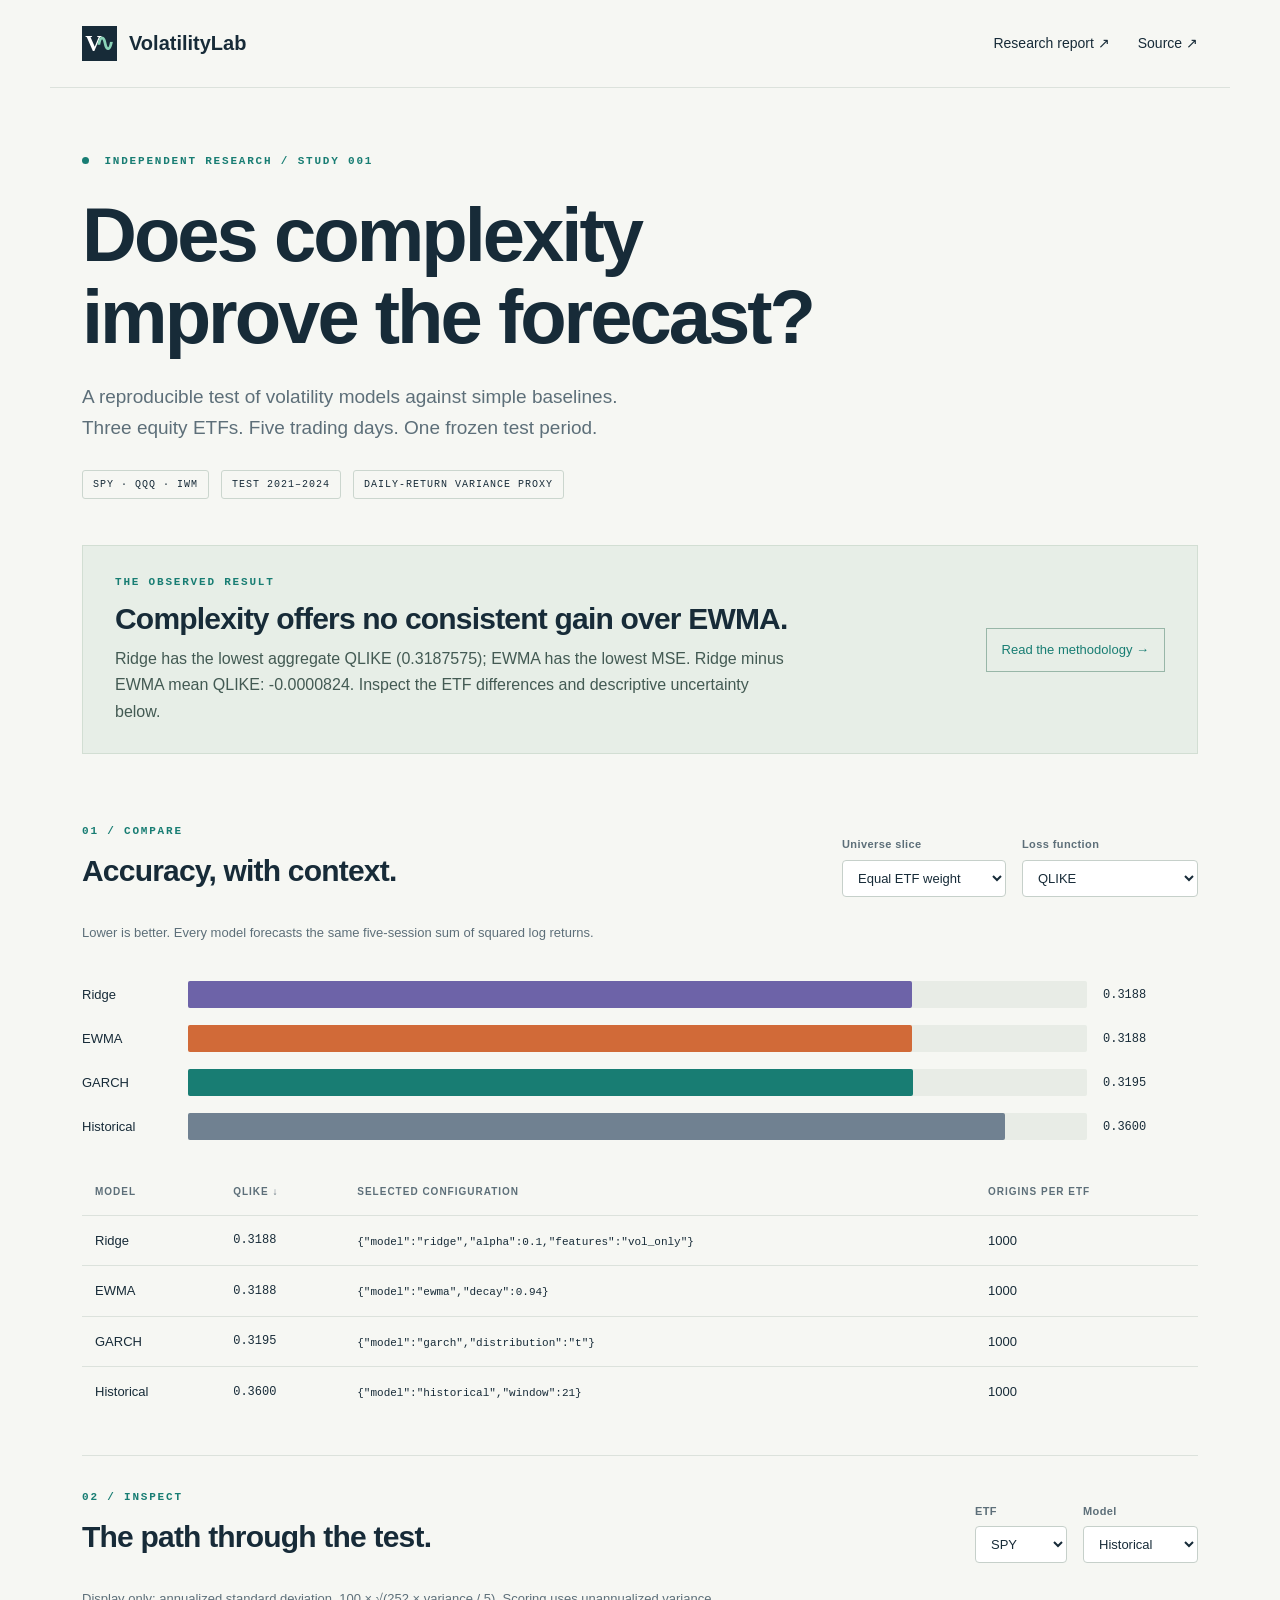
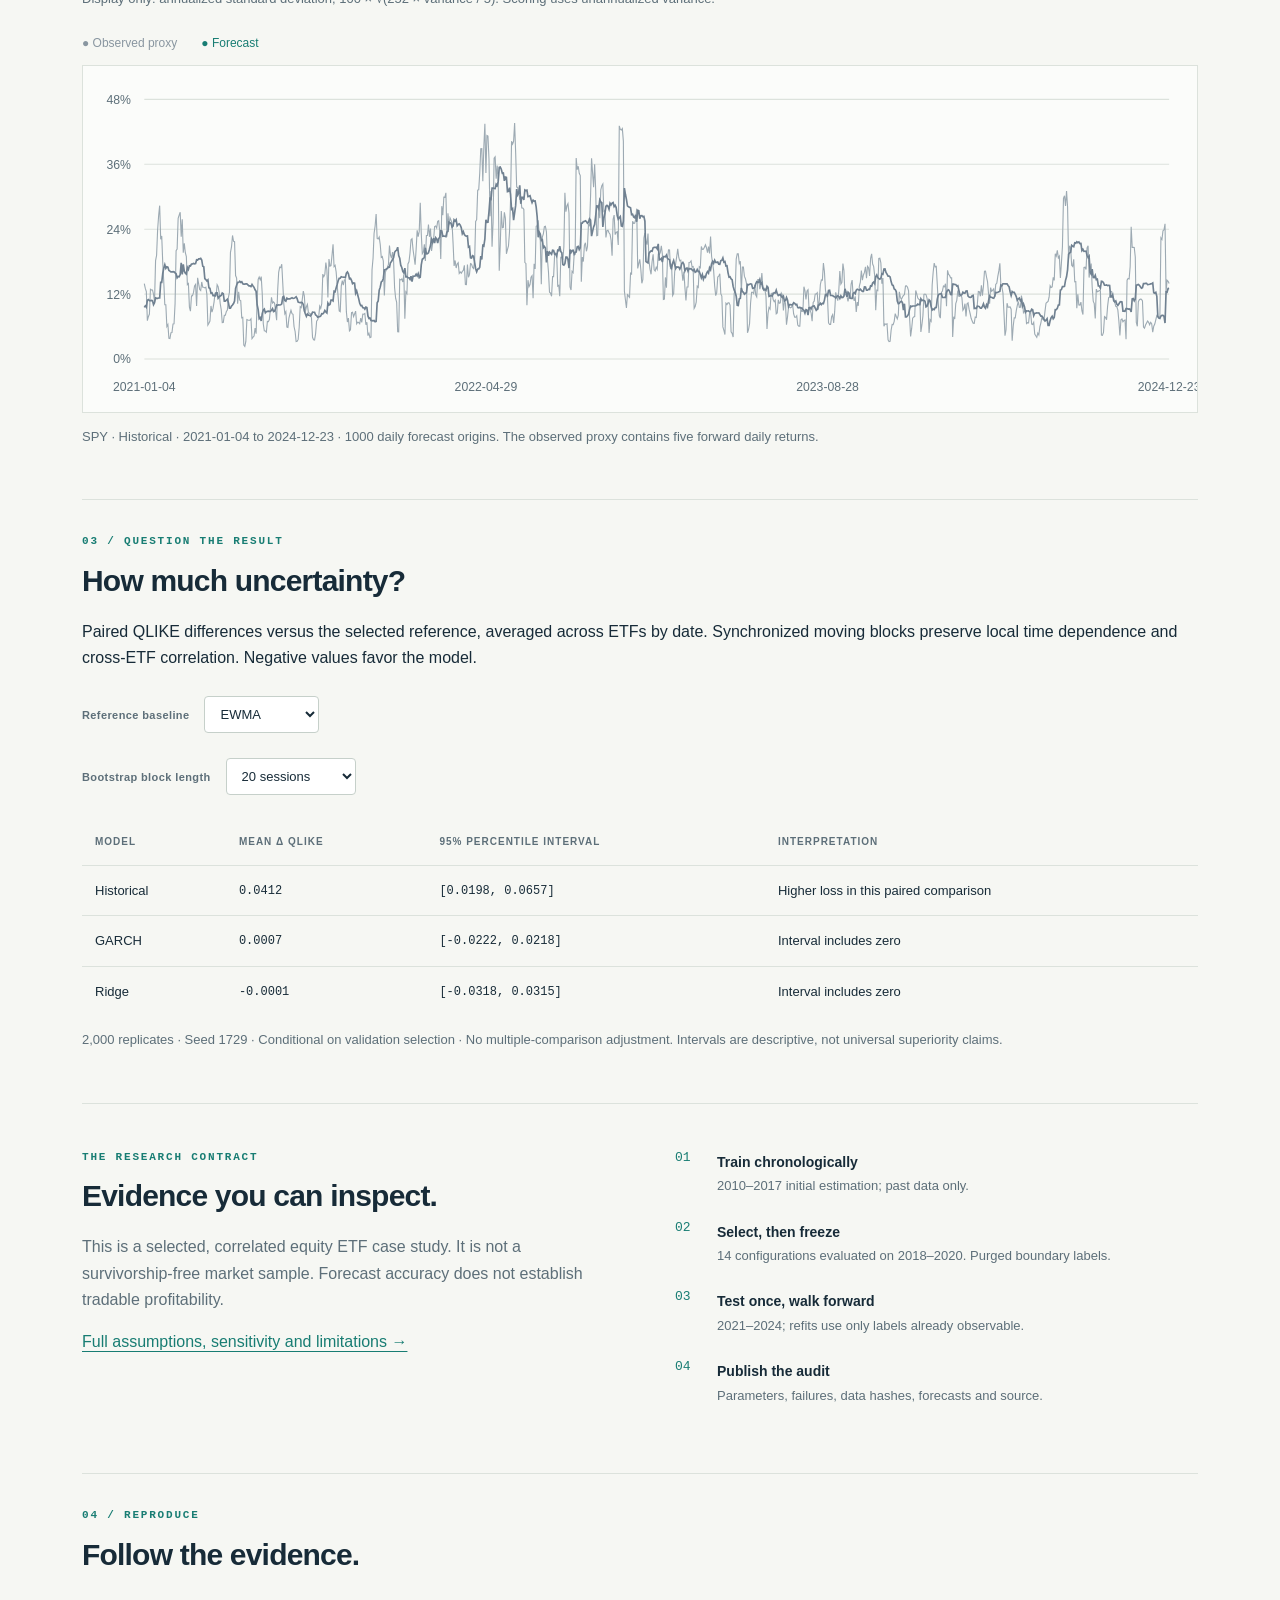
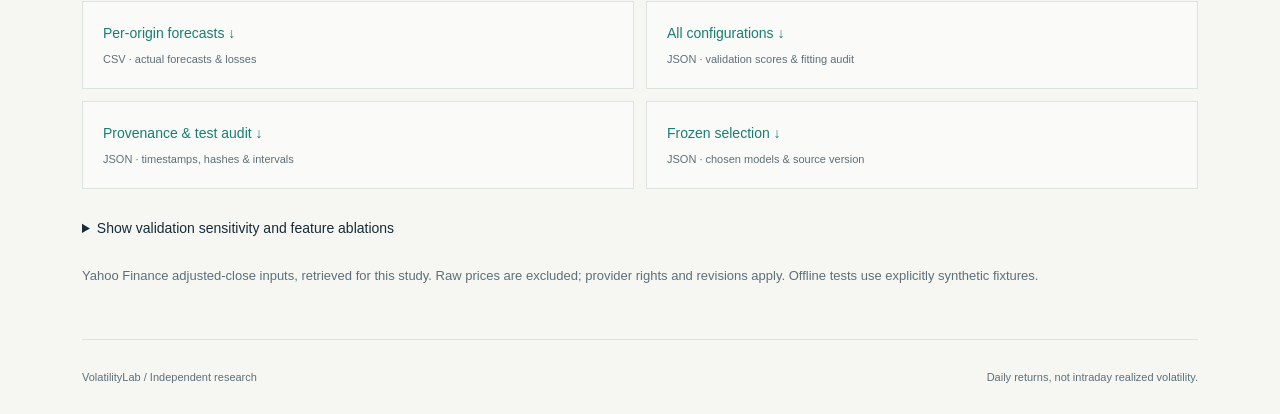
<file: docs/index.html>
<!doctype html>
<html lang="en"><head><meta charset="utf-8"><meta name="viewport" content="width=device-width,initial-scale=1"><meta name="description" content="Independent research comparing five-session ETF variance forecasts, with frozen model selection and reproducible results."><title>VolatilityLab · Does complexity help?</title><link rel="stylesheet" href="style.css"></head>
<body><nav><a class="brand" href="index.html"><span class="mark">V<span>∿</span></span> VolatilityLab</a><div><a href="report.html">Research report ↗</a><a href="https://github.com/gagefagan-create/volatilitylab">Source ↗</a></div></nav>
<main><header><div class="eyebrow"><span class="dot"></span> INDEPENDENT RESEARCH / STUDY 001</div><h1>Does complexity<br>improve the forecast?</h1><p class="intro">A reproducible test of volatility models against simple baselines.<br>Three equity ETFs. Five trading days. One frozen test period.</p><div class="tags"><span>SPY · QQQ · IWM</span><span>TEST 2021–2024</span><span>DAILY-RETURN VARIANCE PROXY</span></div></header>
<section class="finding"><div><div class="eyebrow">THE OBSERVED RESULT</div><h2 id="finding">Loading recorded results…</h2><p id="finding-detail" aria-live="polite">The explorer reads the committed research artifacts.</p></div><a class="button" href="report.html">Read the methodology →</a></section>
<section><div class="section-head"><div><div class="eyebrow">01 / COMPARE</div><h2>Accuracy, with context.</h2></div><div class="controls"><label>Universe slice<select id="symbol"><option value="ALL">Equal ETF weight</option><option>SPY</option><option>QQQ</option><option>IWM</option></select></label><label>Loss function<select id="metric"><option value="qlike">QLIKE</option><option value="mse">Mean squared error</option></select></label></div></div><p class="muted">Lower is better. Every model forecasts the same five-session sum of squared log returns.</p><div id="bars" class="bars" role="img" aria-label="Model loss comparison"></div><div class="table-wrap"><table><thead><tr><th>Model</th><th id="loss-label">QLIKE ↓</th><th>Selected configuration</th><th>Origins per ETF</th></tr></thead><tbody id="metrics"></tbody></table></div></section>
<section><div class="section-head"><div><div class="eyebrow">02 / INSPECT</div><h2>The path through the test.</h2></div><div class="controls"><label>ETF<select id="path-symbol"><option>SPY</option><option>QQQ</option><option>IWM</option></select></label><label>Model<select id="path-model"><option value="historical">Historical</option><option value="ewma">EWMA</option><option value="garch">GARCH</option><option value="ridge">Ridge</option></select></label></div></div><p class="muted">Display only: annualized standard deviation, 100 × √(252 × variance / 5). Scoring uses unannualized variance.</p><div class="legend"><span class="actual">● Observed proxy</span><span class="forecast">● Forecast</span></div><svg id="path" viewBox="0 0 1000 310" role="img" aria-label="Observed and forecast volatility over time"></svg><p id="path-summary" class="muted"></p></section>
<section><div class="eyebrow">03 / QUESTION THE RESULT</div><h2>How much uncertainty?</h2><p>Paired QLIKE differences versus the selected reference, averaged across ETFs by date. Synchronized moving blocks preserve local time dependence and cross-ETF correlation. Negative values favor the model.</p><label class="inline-control">Reference baseline<select id="reference"><option value="historical">Historical</option><option value="ewma" selected>EWMA</option></select></label><label class="inline-control">Bootstrap block length<select id="block"><option value="5">5 sessions</option><option value="20" selected>20 sessions</option><option value="60">60 sessions</option></select></label><div class="table-wrap"><table><thead><tr><th>Model</th><th>Mean Δ QLIKE</th><th>95% percentile interval</th><th>Interpretation</th></tr></thead><tbody id="intervals"></tbody></table></div><p class="muted">2,000 replicates · Seed 1729 · Conditional on validation selection · No multiple-comparison adjustment. Intervals are descriptive, not universal superiority claims.</p></section>
<section class="methods"><div><div class="eyebrow">THE RESEARCH CONTRACT</div><h2>Evidence you can inspect.</h2><p>This is a selected, correlated equity ETF case study. It is not a survivorship-free market sample. Forecast accuracy does not establish tradable profitability.</p><a href="report.html">Full assumptions, sensitivity and limitations →</a></div><ol><li><strong>Train chronologically</strong><span>2010–2017 initial estimation; past data only.</span></li><li><strong>Select, then freeze</strong><span>14 configurations evaluated on 2018–2020. Purged boundary labels.</span></li><li><strong>Test once, walk forward</strong><span>2021–2024; refits use only labels already observable.</span></li><li><strong>Publish the audit</strong><span>Parameters, failures, data hashes, forecasts and source.</span></li></ol></section>
<section><div class="eyebrow">04 / REPRODUCE</div><h2>Follow the evidence.</h2><div class="downloads"><a href="results/forecasts.csv">Per-origin forecasts ↓<small>CSV · actual forecasts & losses</small></a><a href="results/validation.json">All configurations ↓<small>JSON · validation scores & fitting audit</small></a><a href="results/test.json">Provenance & test audit ↓<small>JSON · timestamps, hashes & intervals</small></a><a href="results/frozen.json">Frozen selection ↓<small>JSON · chosen models & source version</small></a></div><details><summary>Show validation sensitivity and feature ablations</summary><div id="trials" class="table-wrap"></div></details><p class="muted">Yahoo Finance adjusted-close inputs, retrieved for this study. Raw prices are excluded; provider rights and revisions apply. Offline tests use explicitly synthetic fixtures.</p></section>
</main><footer><span>VolatilityLab / Independent research</span><span>Daily returns, not intraday realized volatility.</span></footer><script src="app.js"></script></body></html>
</file>
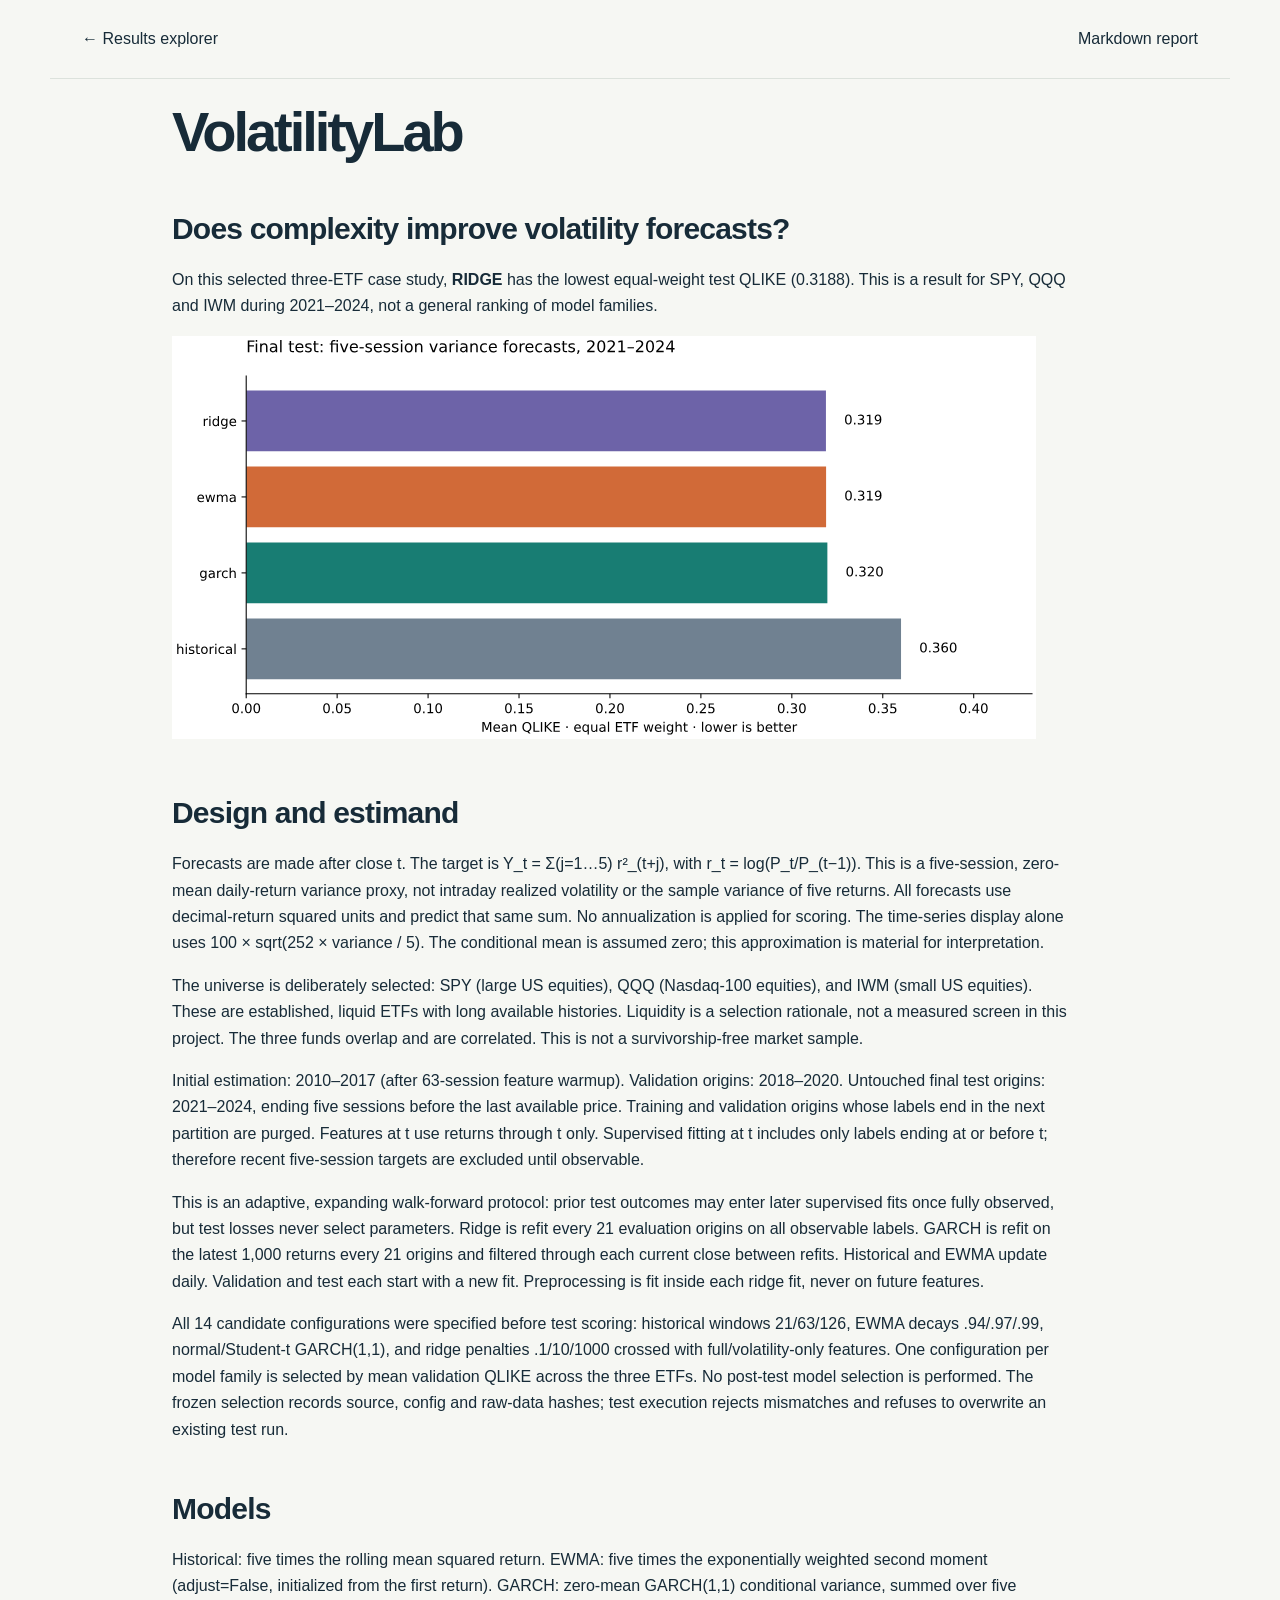
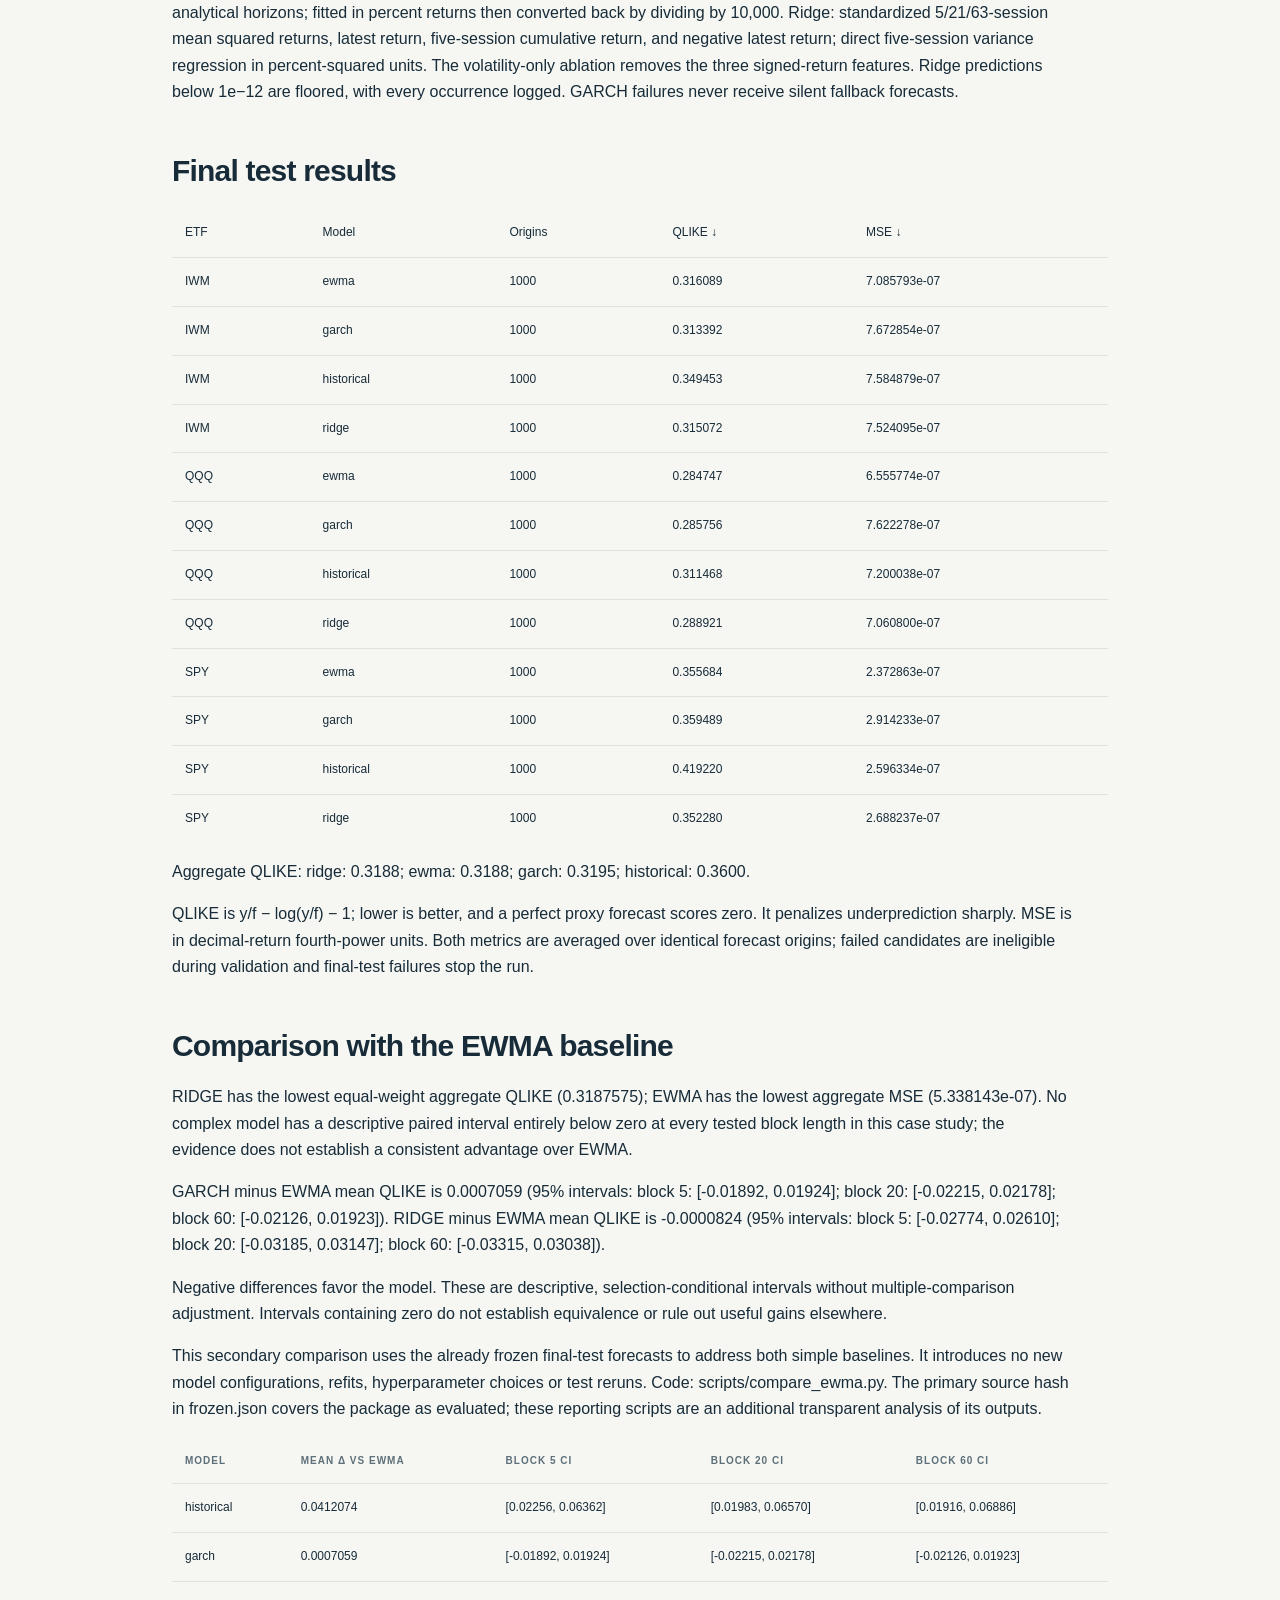
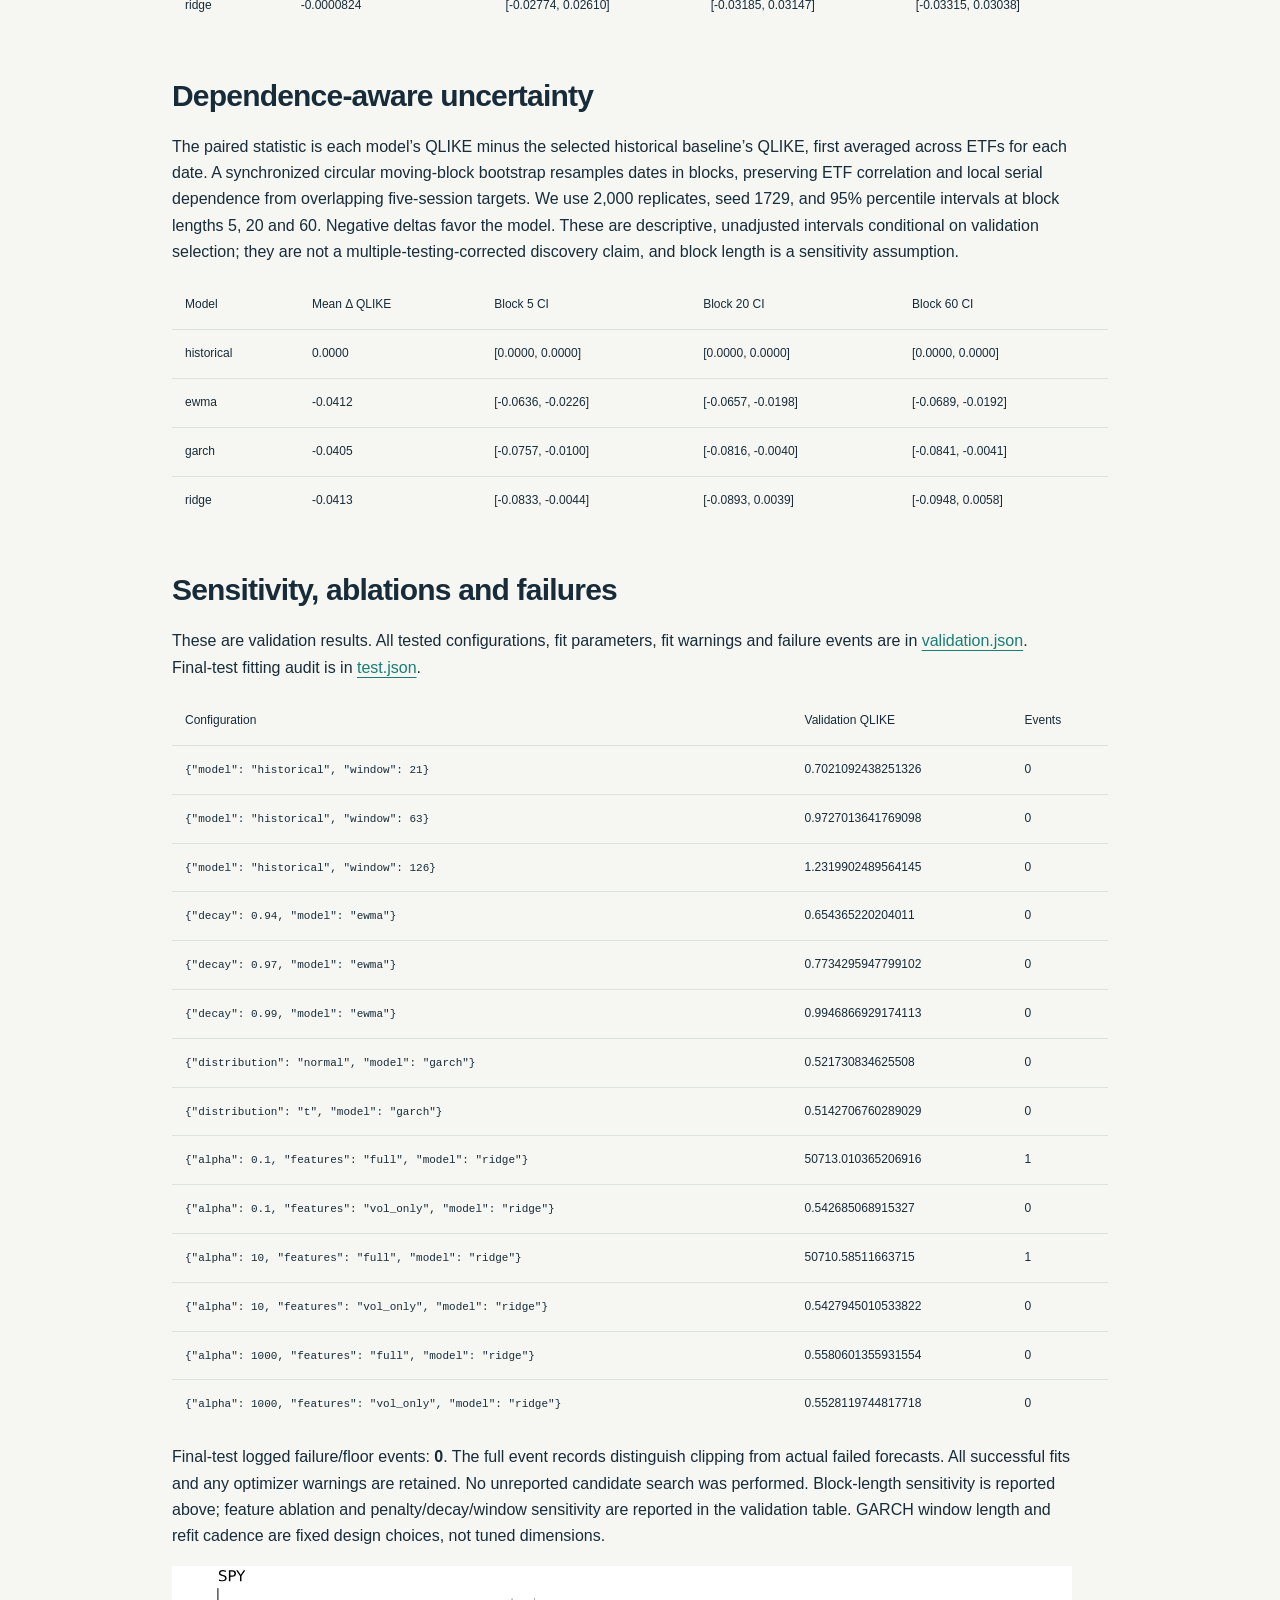
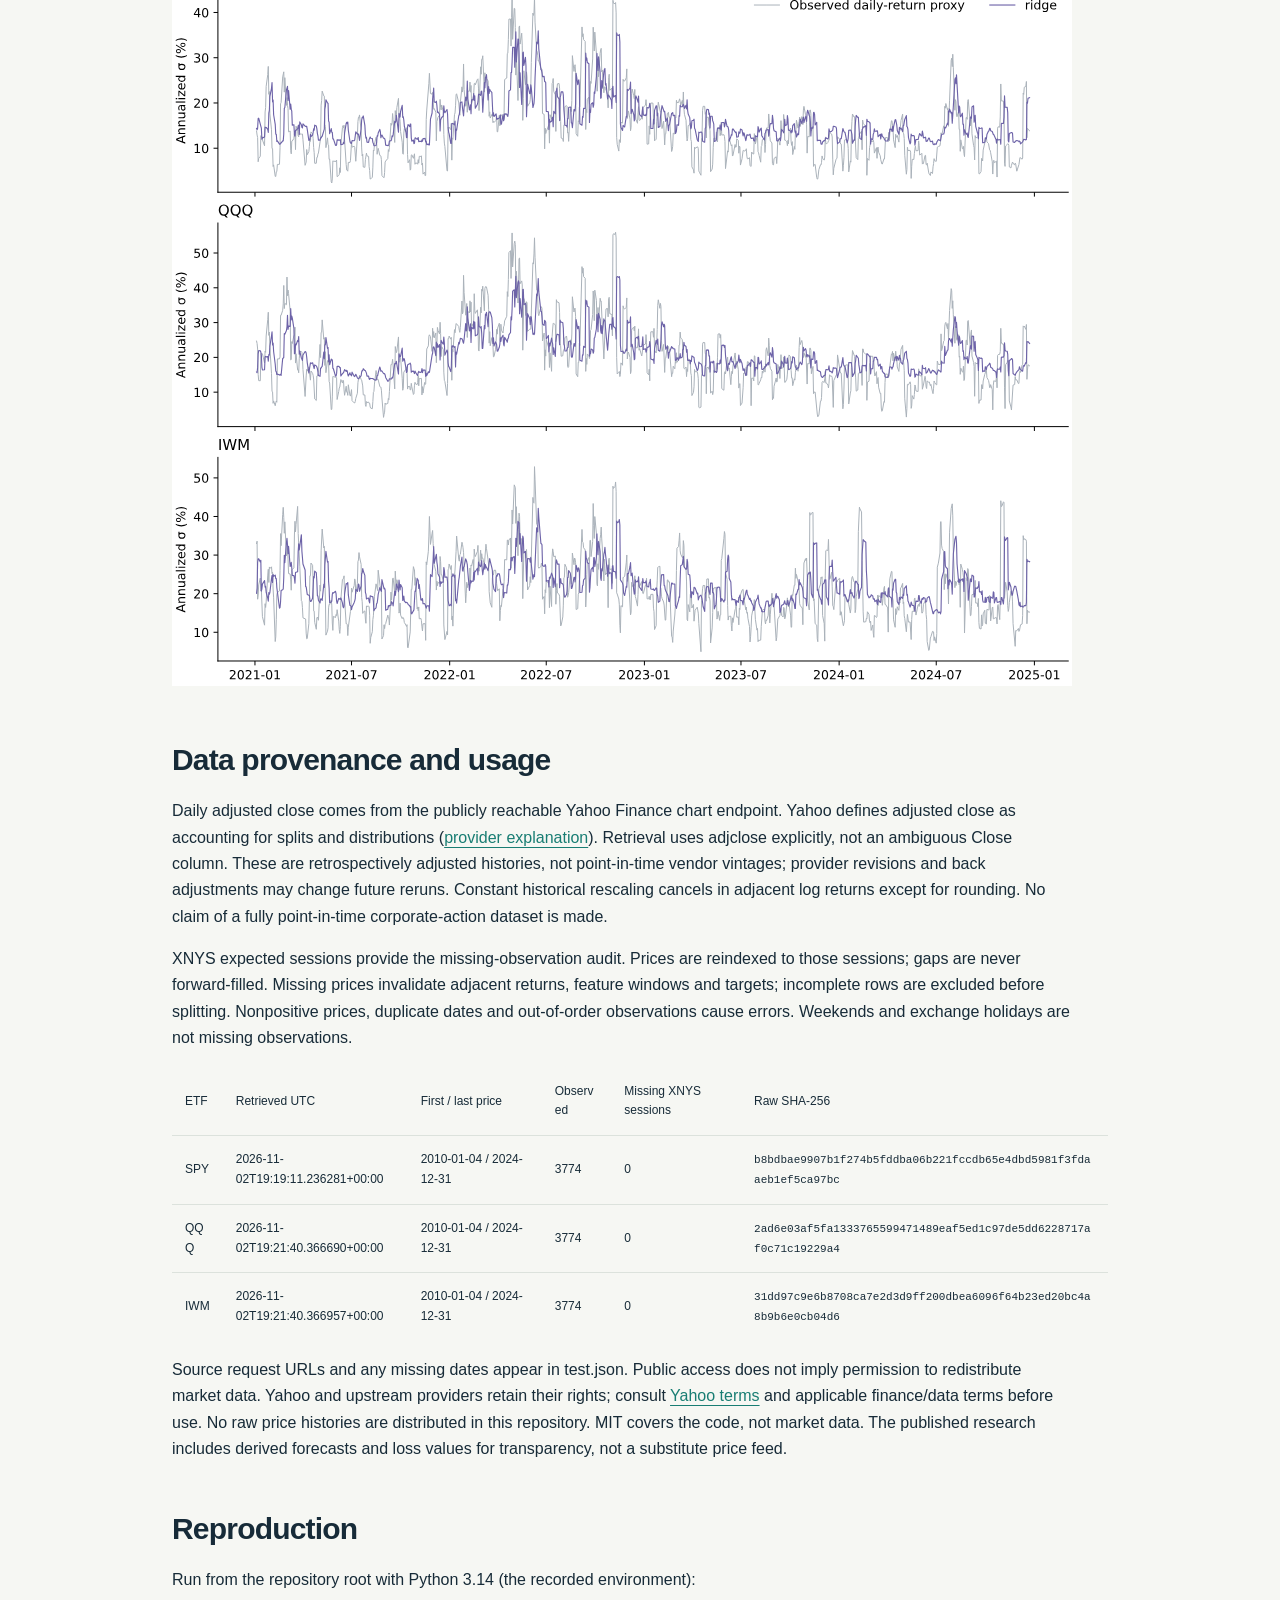
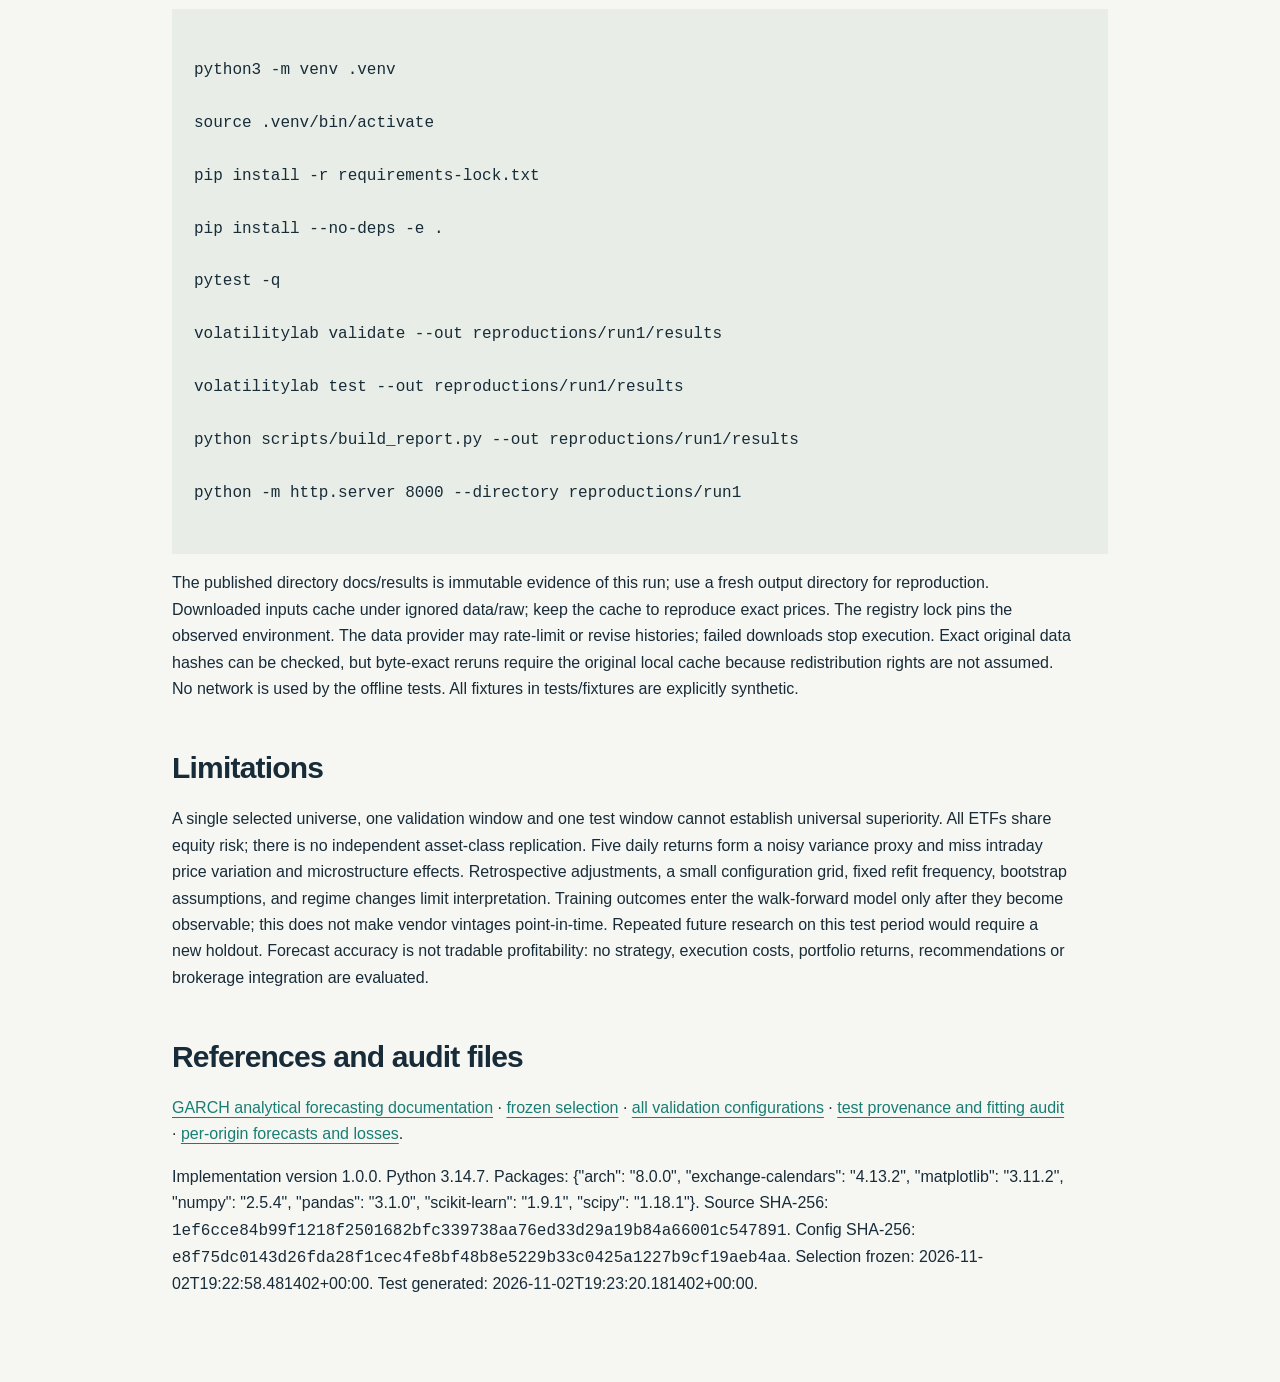
<file: docs/report.html>
<!doctype html><html lang="en"><meta charset="utf-8"><meta name="viewport" content="width=device-width,initial-scale=1"><title>VolatilityLab · Research report</title><link rel="stylesheet" href="style.css"><body><nav><a href="index.html">← Results explorer</a><a href="report.md">Markdown report</a></nav><main class="report"><h1>VolatilityLab</h1>
<h2>Does complexity improve volatility forecasts?</h2>
<p>On this selected three-ETF case study, <strong>RIDGE</strong> has the lowest equal-weight test QLIKE (0.3188). This is a result for SPY, QQQ and IWM during 2021–2024, not a general ranking of model families.</p>
<p><img alt="Final test comparison" src="comparison.svg"></p>
<h2>Design and estimand</h2>
<p>Forecasts are made after close t. The target is Y_t = Σ(j=1…5) r²_(t+j), with r_t = log(P_t/P_(t−1)). This is a five-session, zero-mean daily-return variance proxy, not intraday realized volatility or the sample variance of five returns. All forecasts use decimal-return squared units and predict that same sum. No annualization is applied for scoring. The time-series display alone uses 100 × sqrt(252 × variance / 5). The conditional mean is assumed zero; this approximation is material for interpretation.</p>
<p>The universe is deliberately selected: SPY (large US equities), QQQ (Nasdaq-100 equities), and IWM (small US equities). These are established, liquid ETFs with long available histories. Liquidity is a selection rationale, not a measured screen in this project. The three funds overlap and are correlated. This is not a survivorship-free market sample.</p>
<p>Initial estimation: 2010–2017 (after 63-session feature warmup). Validation origins: 2018–2020. Untouched final test origins: 2021–2024, ending five sessions before the last available price. Training and validation origins whose labels end in the next partition are purged. Features at t use returns through t only. Supervised fitting at t includes only labels ending at or before t; therefore recent five-session targets are excluded until observable.</p>
<p>This is an adaptive, expanding walk-forward protocol: prior test outcomes may enter later supervised fits once fully observed, but test losses never select parameters. Ridge is refit every 21 evaluation origins on all observable labels. GARCH is refit on the latest 1,000 returns every 21 origins and filtered through each current close between refits. Historical and EWMA update daily. Validation and test each start with a new fit. Preprocessing is fit inside each ridge fit, never on future features.</p>
<p>All 14 candidate configurations were specified before test scoring: historical windows 21/63/126, EWMA decays .94/.97/.99, normal/Student-t GARCH(1,1), and ridge penalties .1/10/1000 crossed with full/volatility-only features. One configuration per model family is selected by mean validation QLIKE across the three ETFs. No post-test model selection is performed. The frozen selection records source, config and raw-data hashes; test execution rejects mismatches and refuses to overwrite an existing test run.</p>
<h2>Models</h2>
<p>Historical: five times the rolling mean squared return. EWMA: five times the exponentially weighted second moment (adjust=False, initialized from the first return). GARCH: zero-mean GARCH(1,1) conditional variance, summed over five analytical horizons; fitted in percent returns then converted back by dividing by 10,000. Ridge: standardized 5/21/63-session mean squared returns, latest return, five-session cumulative return, and negative latest return; direct five-session variance regression in percent-squared units. The volatility-only ablation removes the three signed-return features. Ridge predictions below 1e−12 are floored, with every occurrence logged. GARCH failures never receive silent fallback forecasts.</p>
<h2>Final test results</h2>
<div class="table-wrap"><table>
<tr><td>ETF</td><td>Model</td><td>Origins</td><td>QLIKE ↓</td><td>MSE ↓</td></tr>
<tr><td>IWM</td><td>ewma</td><td>1000</td><td>0.316089</td><td>7.085793e-07</td></tr>
<tr><td>IWM</td><td>garch</td><td>1000</td><td>0.313392</td><td>7.672854e-07</td></tr>
<tr><td>IWM</td><td>historical</td><td>1000</td><td>0.349453</td><td>7.584879e-07</td></tr>
<tr><td>IWM</td><td>ridge</td><td>1000</td><td>0.315072</td><td>7.524095e-07</td></tr>
<tr><td>QQQ</td><td>ewma</td><td>1000</td><td>0.284747</td><td>6.555774e-07</td></tr>
<tr><td>QQQ</td><td>garch</td><td>1000</td><td>0.285756</td><td>7.622278e-07</td></tr>
<tr><td>QQQ</td><td>historical</td><td>1000</td><td>0.311468</td><td>7.200038e-07</td></tr>
<tr><td>QQQ</td><td>ridge</td><td>1000</td><td>0.288921</td><td>7.060800e-07</td></tr>
<tr><td>SPY</td><td>ewma</td><td>1000</td><td>0.355684</td><td>2.372863e-07</td></tr>
<tr><td>SPY</td><td>garch</td><td>1000</td><td>0.359489</td><td>2.914233e-07</td></tr>
<tr><td>SPY</td><td>historical</td><td>1000</td><td>0.419220</td><td>2.596334e-07</td></tr>
<tr><td>SPY</td><td>ridge</td><td>1000</td><td>0.352280</td><td>2.688237e-07</td></tr>
</table></div>
<p>Aggregate QLIKE: ridge: 0.3188; ewma: 0.3188; garch: 0.3195; historical: 0.3600.</p>
<p>QLIKE is y/f − log(y/f) − 1; lower is better, and a perfect proxy forecast scores zero. It penalizes underprediction sharply. MSE is in decimal-return fourth-power units. Both metrics are averaged over identical forecast origins; failed candidates are ineligible during validation and final-test failures stop the run.</p>
<h2>Comparison with the EWMA baseline</h2><p>RIDGE has the lowest equal-weight aggregate QLIKE (0.3187575); EWMA has the lowest aggregate MSE (5.338143e-07). No complex model has a descriptive paired interval entirely below zero at every tested block length in this case study; the evidence does not establish a consistent advantage over EWMA.</p><p>GARCH minus EWMA mean QLIKE is 0.0007059 (95% intervals: block 5: [-0.01892, 0.01924]; block 20: [-0.02215, 0.02178]; block 60: [-0.02126, 0.01923]). RIDGE minus EWMA mean QLIKE is -0.0000824 (95% intervals: block 5: [-0.02774, 0.02610]; block 20: [-0.03185, 0.03147]; block 60: [-0.03315, 0.03038]).</p><p>Negative differences favor the model. These are descriptive, selection-conditional intervals without multiple-comparison adjustment. Intervals containing zero do not establish equivalence or rule out useful gains elsewhere.</p><p>This secondary comparison uses the already frozen final-test forecasts to address both simple baselines. It introduces no new model configurations, refits, hyperparameter choices or test reruns. Code: scripts/compare_ewma.py. The primary source hash in frozen.json covers the package as evaluated; these reporting scripts are an additional transparent analysis of its outputs.</p><div class="table-wrap"><table><tr><th>Model</th><th>Mean Δ vs EWMA</th><th>Block 5 CI</th><th>Block 20 CI</th><th>Block 60 CI</th></tr><tr><td>historical</td><td>0.0412074</td><td>[0.02256, 0.06362]</td><td>[0.01983, 0.06570]</td><td>[0.01916, 0.06886]</td></tr><tr><td>garch</td><td>0.0007059</td><td>[-0.01892, 0.01924]</td><td>[-0.02215, 0.02178]</td><td>[-0.02126, 0.01923]</td></tr><tr><td>ridge</td><td>-0.0000824</td><td>[-0.02774, 0.02610]</td><td>[-0.03185, 0.03147]</td><td>[-0.03315, 0.03038]</td></tr></table></div><h2>Dependence-aware uncertainty</h2>
<p>The paired statistic is each model’s QLIKE minus the selected historical baseline’s QLIKE, first averaged across ETFs for each date. A synchronized circular moving-block bootstrap resamples dates in blocks, preserving ETF correlation and local serial dependence from overlapping five-session targets. We use 2,000 replicates, seed 1729, and 95% percentile intervals at block lengths 5, 20 and 60. Negative deltas favor the model. These are descriptive, unadjusted intervals conditional on validation selection; they are not a multiple-testing-corrected discovery claim, and block length is a sensitivity assumption.</p>
<div class="table-wrap"><table>
<tr><td>Model</td><td>Mean Δ QLIKE</td><td>Block 5 CI</td><td>Block 20 CI</td><td>Block 60 CI</td></tr>
<tr><td>historical</td><td>0.0000</td><td>[0.0000, 0.0000]</td><td>[0.0000, 0.0000]</td><td>[0.0000, 0.0000]</td></tr>
<tr><td>ewma</td><td>-0.0412</td><td>[-0.0636, -0.0226]</td><td>[-0.0657, -0.0198]</td><td>[-0.0689, -0.0192]</td></tr>
<tr><td>garch</td><td>-0.0405</td><td>[-0.0757, -0.0100]</td><td>[-0.0816, -0.0040]</td><td>[-0.0841, -0.0041]</td></tr>
<tr><td>ridge</td><td>-0.0413</td><td>[-0.0833, -0.0044]</td><td>[-0.0893, 0.0039]</td><td>[-0.0948, 0.0058]</td></tr>
</table></div>
<h2>Sensitivity, ablations and failures</h2>
<p>These are validation results. All tested configurations, fit parameters, fit warnings and failure events are in <a href="results/validation.json">validation.json</a>. Final-test fitting audit is in <a href="results/test.json">test.json</a>.</p>
<div class="table-wrap"><table>
<tr><td>Configuration</td><td>Validation QLIKE</td><td>Events</td></tr>
<tr><td><code>{&quot;model&quot;: &quot;historical&quot;, &quot;window&quot;: 21}</code></td><td>0.7021092438251326</td><td>0</td></tr>
<tr><td><code>{&quot;model&quot;: &quot;historical&quot;, &quot;window&quot;: 63}</code></td><td>0.9727013641769098</td><td>0</td></tr>
<tr><td><code>{&quot;model&quot;: &quot;historical&quot;, &quot;window&quot;: 126}</code></td><td>1.2319902489564145</td><td>0</td></tr>
<tr><td><code>{&quot;decay&quot;: 0.94, &quot;model&quot;: &quot;ewma&quot;}</code></td><td>0.654365220204011</td><td>0</td></tr>
<tr><td><code>{&quot;decay&quot;: 0.97, &quot;model&quot;: &quot;ewma&quot;}</code></td><td>0.7734295947799102</td><td>0</td></tr>
<tr><td><code>{&quot;decay&quot;: 0.99, &quot;model&quot;: &quot;ewma&quot;}</code></td><td>0.9946866929174113</td><td>0</td></tr>
<tr><td><code>{&quot;distribution&quot;: &quot;normal&quot;, &quot;model&quot;: &quot;garch&quot;}</code></td><td>0.521730834625508</td><td>0</td></tr>
<tr><td><code>{&quot;distribution&quot;: &quot;t&quot;, &quot;model&quot;: &quot;garch&quot;}</code></td><td>0.5142706760289029</td><td>0</td></tr>
<tr><td><code>{&quot;alpha&quot;: 0.1, &quot;features&quot;: &quot;full&quot;, &quot;model&quot;: &quot;ridge&quot;}</code></td><td>50713.010365206916</td><td>1</td></tr>
<tr><td><code>{&quot;alpha&quot;: 0.1, &quot;features&quot;: &quot;vol_only&quot;, &quot;model&quot;: &quot;ridge&quot;}</code></td><td>0.542685068915327</td><td>0</td></tr>
<tr><td><code>{&quot;alpha&quot;: 10, &quot;features&quot;: &quot;full&quot;, &quot;model&quot;: &quot;ridge&quot;}</code></td><td>50710.58511663715</td><td>1</td></tr>
<tr><td><code>{&quot;alpha&quot;: 10, &quot;features&quot;: &quot;vol_only&quot;, &quot;model&quot;: &quot;ridge&quot;}</code></td><td>0.5427945010533822</td><td>0</td></tr>
<tr><td><code>{&quot;alpha&quot;: 1000, &quot;features&quot;: &quot;full&quot;, &quot;model&quot;: &quot;ridge&quot;}</code></td><td>0.5580601355931554</td><td>0</td></tr>
<tr><td><code>{&quot;alpha&quot;: 1000, &quot;features&quot;: &quot;vol_only&quot;, &quot;model&quot;: &quot;ridge&quot;}</code></td><td>0.5528119744817718</td><td>0</td></tr>
</table></div>
<p>Final-test logged failure/floor events: <strong>0</strong>. The full event records distinguish clipping from actual failed forecasts. All successful fits and any optimizer warnings are retained. No unreported candidate search was performed. Block-length sensitivity is reported above; feature ablation and penalty/decay/window sensitivity are reported in the validation table. GARCH window length and refit cadence are fixed design choices, not tuned dimensions.</p>
<p><img alt="Observed proxy and best aggregate model" src="paths.svg"></p>
<h2>Data provenance and usage</h2>
<p>Daily adjusted close comes from the publicly reachable Yahoo Finance chart endpoint. Yahoo defines adjusted close as accounting for splits and distributions (<a href="https://in.help.yahoo.com/kb/adjusted-close-sln28256.html">provider explanation</a>). Retrieval uses adjclose explicitly, not an ambiguous Close column. These are retrospectively adjusted histories, not point-in-time vendor vintages; provider revisions and back adjustments may change future reruns. Constant historical rescaling cancels in adjacent log returns except for rounding. No claim of a fully point-in-time corporate-action dataset is made.</p>
<p>XNYS expected sessions provide the missing-observation audit. Prices are reindexed to those sessions; gaps are never forward-filled. Missing prices invalidate adjacent returns, feature windows and targets; incomplete rows are excluded before splitting. Nonpositive prices, duplicate dates and out-of-order observations cause errors. Weekends and exchange holidays are not missing observations.</p>
<div class="table-wrap"><table>
<tr><td>ETF</td><td>Retrieved UTC</td><td>First / last price</td><td>Observed</td><td>Missing XNYS sessions</td><td>Raw SHA-256</td></tr>
<tr><td>SPY</td><td>2026-11-02T19:19:11.236281+00:00</td><td>2010-01-04 / 2024-12-31</td><td>3774</td><td>0</td><td><code>b8bdbae9907b1f274b5fddba06b221fccdb65e4dbd5981f3fdaaeb1ef5ca97bc</code></td></tr>
<tr><td>QQQ</td><td>2026-11-02T19:21:40.366690+00:00</td><td>2010-01-04 / 2024-12-31</td><td>3774</td><td>0</td><td><code>2ad6e03af5fa1333765599471489eaf5ed1c97de5dd6228717af0c71c19229a4</code></td></tr>
<tr><td>IWM</td><td>2026-11-02T19:21:40.366957+00:00</td><td>2010-01-04 / 2024-12-31</td><td>3774</td><td>0</td><td><code>31dd97c9e6b8708ca7e2d3d9ff200dbea6096f64b23ed20bc4a8b9b6e0cb04d6</code></td></tr>
</table></div>
<p>Source request URLs and any missing dates appear in test.json. Public access does not imply permission to redistribute market data. Yahoo and upstream providers retain their rights; consult <a href="https://legal.yahoo.com/us/en/yahoo/terms/otos/index.html">Yahoo terms</a> and applicable finance/data terms before use. No raw price histories are distributed in this repository. MIT covers the code, not market data. The published research includes derived forecasts and loss values for transparency, not a substitute price feed.</p>
<h2>Reproduction</h2>
<p>Run from the repository root with Python 3.14 (the recorded environment):</p>
<pre><code>
python3 -m venv .venv

source .venv/bin/activate

pip install -r requirements-lock.txt

pip install --no-deps -e .

pytest -q

volatilitylab validate --out reproductions/run1/results

volatilitylab test --out reproductions/run1/results

python scripts/build_report.py --out reproductions/run1/results

python -m http.server 8000 --directory reproductions/run1

</code></pre>
<p>The published directory docs/results is immutable evidence of this run; use a fresh output directory for reproduction. Downloaded inputs cache under ignored data/raw; keep the cache to reproduce exact prices. The registry lock pins the observed environment. The data provider may rate-limit or revise histories; failed downloads stop execution. Exact original data hashes can be checked, but byte-exact reruns require the original local cache because redistribution rights are not assumed. No network is used by the offline tests. All fixtures in tests/fixtures are explicitly synthetic.</p>
<h2>Limitations</h2>
<p>A single selected universe, one validation window and one test window cannot establish universal superiority. All ETFs share equity risk; there is no independent asset-class replication. Five daily returns form a noisy variance proxy and miss intraday price variation and microstructure effects. Retrospective adjustments, a small configuration grid, fixed refit frequency, bootstrap assumptions, and regime changes limit interpretation. Training outcomes enter the walk-forward model only after they become observable; this does not make vendor vintages point-in-time. Repeated future research on this test period would require a new holdout. Forecast accuracy is not tradable profitability: no strategy, execution costs, portfolio returns, recommendations or brokerage integration are evaluated.</p>
<h2>References and audit files</h2>
<p><a href="https://arch.readthedocs.io/en/stable/univariate/forecasting.html">GARCH analytical forecasting documentation</a> · <a href="results/frozen.json">frozen selection</a> · <a href="results/validation.json">all validation configurations</a> · <a href="results/test.json">test provenance and fitting audit</a> · <a href="results/forecasts.csv">per-origin forecasts and losses</a>.</p>
<p>Implementation version 1.0.0. Python 3.14.7. Packages: {&quot;arch&quot;: &quot;8.0.0&quot;, &quot;exchange-calendars&quot;: &quot;4.13.2&quot;, &quot;matplotlib&quot;: &quot;3.11.2&quot;, &quot;numpy&quot;: &quot;2.5.4&quot;, &quot;pandas&quot;: &quot;3.1.0&quot;, &quot;scikit-learn&quot;: &quot;1.9.1&quot;, &quot;scipy&quot;: &quot;1.18.1&quot;}. Source SHA-256: <code>1ef6cce84b99f1218f2501682bfc339738aa76ed33d29a19b84a66001c547891</code>. Config SHA-256: <code>e8f75dc0143d26fda28f1cec4fe8bf48b8e5229b33c0425a1227b9cf19aeb4aa</code>. Selection frozen: 2026-11-02T19:22:58.481402+00:00. Test generated: 2026-11-02T19:23:20.181402+00:00.</p></main></body></html>
</file>
<file: docs/style.css>
:root{--ink:#172b38;--muted:#5d6f79;--paper:#f6f7f3;--line:#dce2dc;--green:#187d73;--orange:#d16a38}*{box-sizing:border-box}body{margin:0;background:var(--paper);color:var(--ink);font:16px/1.65 -apple-system,BlinkMacSystemFont,"Segoe UI",sans-serif}nav,main,footer{max-width:1180px;margin:auto}nav{padding:26px 32px;display:flex;justify-content:space-between;align-items:center;border-bottom:1px solid var(--line)}a{color:var(--green);text-underline-offset:4px}nav a{text-decoration:none;color:var(--ink)}nav div{display:flex;gap:28px;font-size:14px}.brand{font-weight:750;font-size:20px;display:flex;align-items:center;gap:12px}.mark{width:35px;height:35px;background:var(--ink);color:white;display:inline-flex;align-items:center;justify-content:center;font:700 23px Georgia}.mark span{color:#8bd3b8;margin-left:-7px}main{padding:0 32px}header{padding:65px 0 46px}.eyebrow{font:600 11px/1.6 ui-monospace,monospace;letter-spacing:1.8px;color:var(--green)}.dot{display:inline-block;width:7px;height:7px;background:var(--green);border-radius:50%;margin-right:7px}h1{font-size:clamp(42px,6.1vw,76px);font-weight:550;letter-spacing:-3px;line-height:1.08;margin:23px 0}h2{font-size:30px;line-height:1.2;letter-spacing:-.8px;font-weight:550;margin:12px 0 20px}.intro{font-size:19px;color:var(--muted);line-height:1.65}.tags{display:flex;flex-wrap:wrap;gap:12px;margin-top:27px}.tags span{font:10px ui-monospace,monospace;letter-spacing:1px;border:1px solid #cbd6ce;border-radius:3px;padding:8px 10px}.finding{background:#e7eee7;border:1px solid #d2ded3;padding:28px 32px;display:flex;justify-content:space-between;align-items:center;gap:24px;margin-bottom:36px}.finding h2{margin:9px 0}.finding p{max-width:670px;margin:0;color:#435a53}.button{display:inline-block;white-space:nowrap;border:1px solid #98b6a8;padding:10px 15px;font-size:13px;text-decoration:none}section{padding:33px 0 39px;border-bottom:1px solid var(--line)}.section-head{display:flex;justify-content:space-between;gap:30px;align-items:center}.controls{display:flex;gap:16px}label{font-size:11px;color:var(--muted);font-weight:600;letter-spacing:.4px}select{display:block;padding:9px 28px 9px 11px;border:1px solid #c6d0ca;background:#fff;border-radius:4px;color:var(--ink);font-size:13px;margin-top:6px}.inline-control{display:flex;align-items:center;gap:15px;margin:25px 0}.inline-control select{margin:0}.muted{color:var(--muted);font-size:13px}.bars{display:grid;gap:17px;padding:25px 0 30px}.bar-row{display:grid;grid-template-columns:90px 1fr 95px;gap:16px;align-items:center;font-size:13px}.track{background:#e8ece6;height:27px;border-radius:2px}.fill{height:100%;border-radius:2px;transition:width .25s}.value{font:12px ui-monospace,monospace}table{border-collapse:collapse;width:100%;font-size:13px;text-align:left}td,th{padding:14px 13px;border-bottom:1px solid var(--line)}th{font-size:10px;letter-spacing:1px;text-transform:uppercase;color:var(--muted);font-weight:600}tbody tr:last-child td{border-bottom:0}td code{font-size:11px}code{overflow-wrap:anywhere}.table-wrap{overflow-x:auto}.legend{display:flex;gap:24px;font-size:12px;margin-top:24px}.actual{color:#8996a0}.forecast{color:var(--green)}#path{width:100%;display:block;background:#fbfcfa;border:1px solid var(--line);margin-top:12px}.methods{display:grid;grid-template-columns:1fr 1fr;gap:70px;padding:45px 0}.methods p{color:var(--muted)}ol{list-style:none;counter-reset:step;padding:0;margin:0}li{counter-increment:step;position:relative;padding:0 0 22px 42px}li:before{content:'0' counter(step);position:absolute;left:0;top:1px;color:var(--green);font:13px ui-monospace,monospace}li strong{font-size:14px}li span{display:block;font-size:13px;color:var(--muted)}.downloads{display:grid;grid-template-columns:1fr 1fr;gap:12px;margin:28px 0}.downloads a{padding:20px;border:1px solid var(--line);text-decoration:none;font-size:14px;background:#fafbf8}.downloads a:hover{border-color:var(--green)}small{display:block;font-size:11px;color:var(--muted);margin-top:5px}details{margin:25px 0}summary{cursor:pointer;font-size:14px}footer{display:flex;justify-content:space-between;padding:28px 32px;color:var(--muted);font-size:11px}.report{max-width:1000px;padding-bottom:70px}.report h1{font-size:56px}.report h2{margin-top:48px}.report img{max-width:100%}.report p{max-width:900px}.report pre{background:#e8eee7;padding:22px;overflow:auto}.report td{font-size:12px;overflow-wrap:anywhere}.report table{min-width:680px}a:focus-visible,select:focus-visible,summary:focus-visible{outline:3px solid #d16a38;outline-offset:4px}@media(max-width:700px){nav{padding:19px 20px}nav div{gap:12px;font-size:11px}main{padding:0 20px}h1{letter-spacing:-2px}.finding,.section-head{display:block}.finding{padding:24px}.button{margin-top:20px}.controls{margin:20px 0}.methods{grid-template-columns:1fr;gap:20px}.downloads{grid-template-columns:1fr}footer{display:block}.bar-row{grid-template-columns:75px 1fr 75px;gap:8px}.value{font-size:10px}.report h1{font-size:42px}}
</file>
